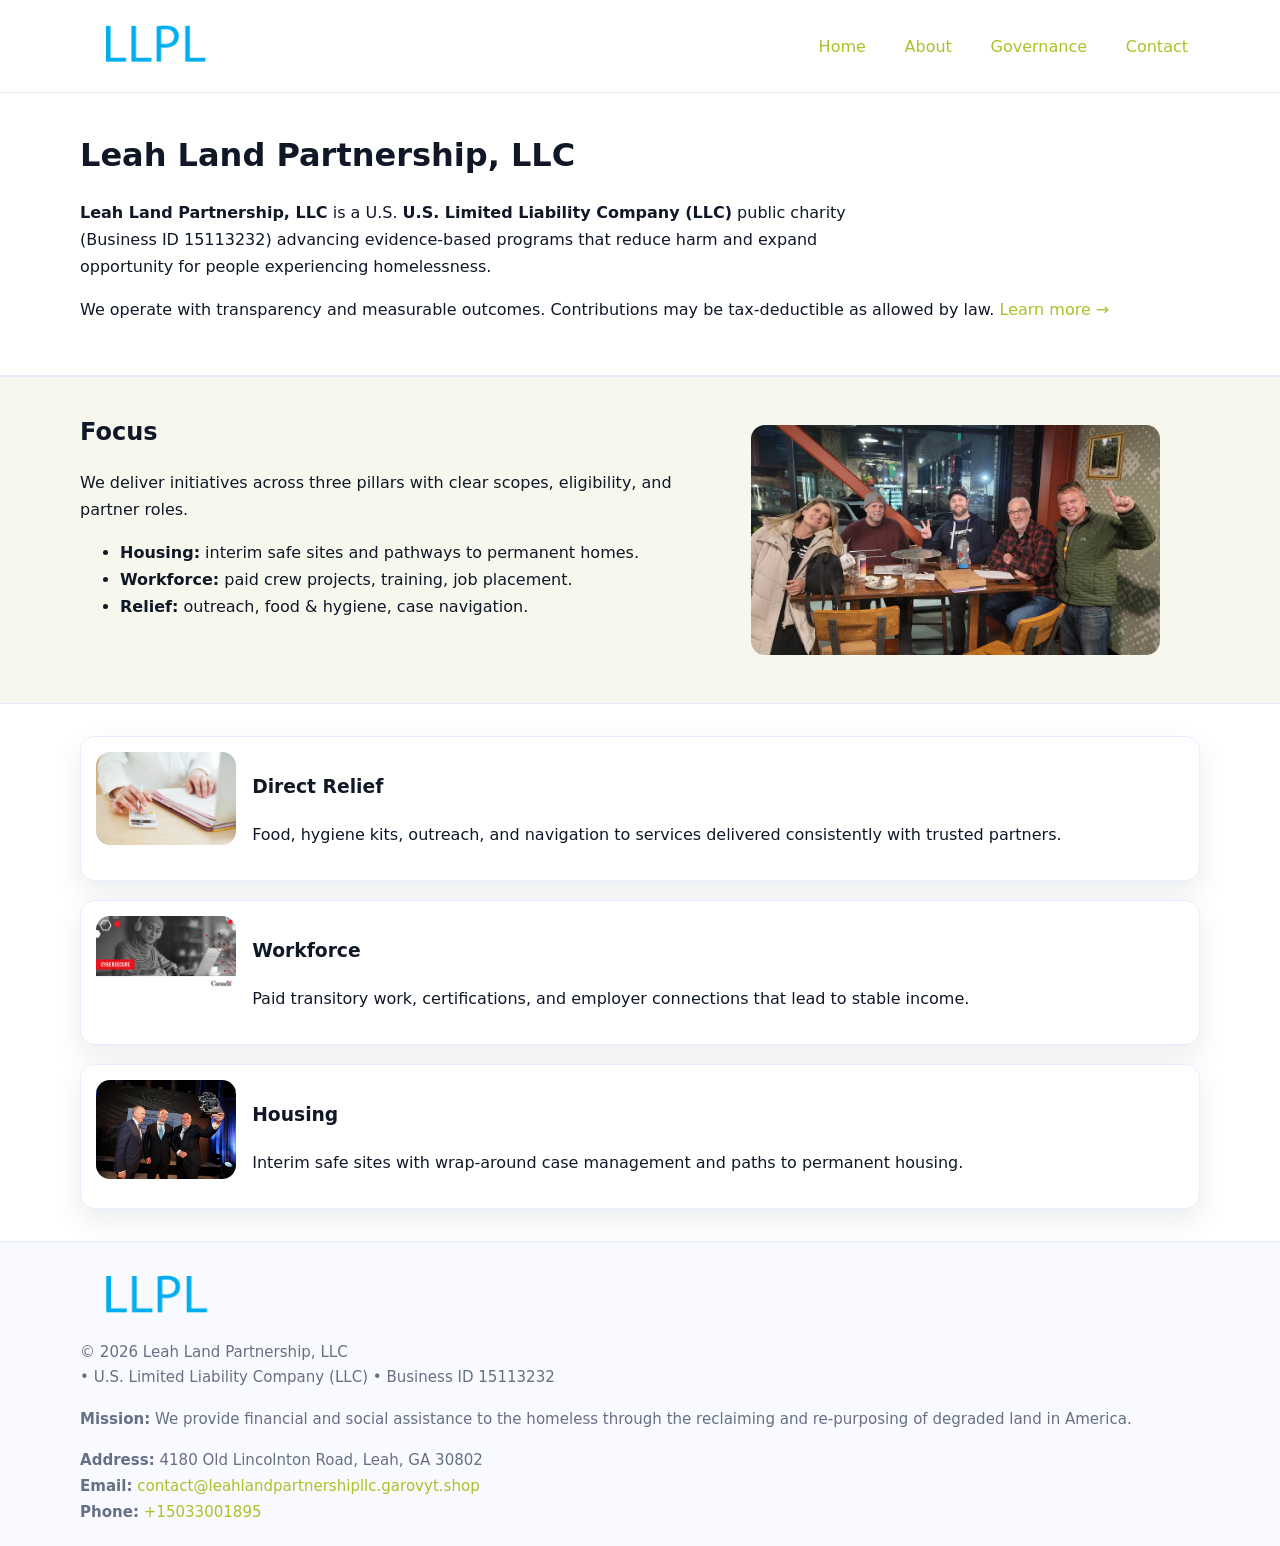
<file: index.html>
<!doctype html>
<html lang="en">
<head>
<meta charset="utf-8"/><meta name="viewport" content="width=device-width,initial-scale=1"/>
<title>Leah Land Partnership, LLC – Nonprofit • 2025</title>
<link rel="stylesheet" href="assets/styles.css"/><link rel="icon" href="images/logo.png">
<meta name="data-ein" content="15113232"><meta name="data-name" content="Leah Land Partnership, LLC">
<meta name="data-email" content="contact@leahlandpartnershipllc.garovyt.shop"><meta name="data-phone" content="+15033001895">
<meta name="data-address" content="4180 Old Lincolnton Road, Leah, GA 30802"><meta name="data-map" content="4180+Old+Lincolnton+Road,+Leah,+GA+30802">
  <meta name="description" content="Dedicated to arts education and cultural programs, Leah Land Partnership, LLC collaborates with neighbors and partners to deliver practical help and long-term impact.">
</head>
<body>
<div style="position:absolute;left:-9999px;top:-9999px;opacity:0" data-uniq="{{UNIQUE_BLOB}}">
  <span>Dedicated to arts education and cultural programs, Leah Land Partnership, LLC collaborates with neighbors and partners to deliver practical help and long-term impact.</span><svg width="12" height="12" viewBox="0 0 12 12" xmlns="http://www.w3.org/2000/svg"><circle cx="6" cy="6" r="5" fill="#9d174d"/></svg><img src="images/programs.jpg" width="1" height="1" alt="" loading="lazy"/>
</div>

<header>
  <div class="header-wrap">
    <a href="index.html"><img src="images/logo.png" alt="Leah Land Partnership, LLC logo" style="width:148px"></a>
    <nav>
      <a class="active" href="index.html">Home</a>
      <a href="about.html">About</a>
      <a href="governance.html">Governance</a>
      <a href="contact.html">Contact</a>
    </nav>
  </div>
</header>

<main>
  <section class="cf996d9fd91">
    <div class="container">
      <h1>Leah Land Partnership, LLC</h1>
      <p class="cbc7d8716b5">
        <strong>Leah Land Partnership, LLC</strong> is a U.S. <strong>U.S. Limited Liability Company (LLC)</strong> public charity (Business ID 15113232) advancing evidence-based programs that reduce harm and expand opportunity for people experiencing homelessness.
      </p>
      <p>
        We operate with transparency and measurable outcomes. Contributions may be tax-deductible as allowed by law.
        <a href="about.html">Learn more →</a>
      </p>
    </div>
  </section>

  <section class="section tint">
    <div class="container grid two">
      <div>
        <h2>Focus</h2>
        <p>We deliver initiatives across three pillars with clear scopes, eligibility, and partner roles.</p>
        <ul>
          <li><strong>Housing:</strong> interim safe sites and pathways to permanent homes.</li>
          <li><strong>Workforce:</strong> paid crew projects, training, job placement.</li>
          <li><strong>Relief:</strong> outreach, food & hygiene, case navigation.</li>
        </ul>
      </div>
      <figure><img src="images/hero.jpg" alt="Program highlight"></figure>
    </div>
  </section>

  <section class="section">
    <div class="container list grid">
      <div class="item">
        <img src="images/relief.jpg" alt="">
        <div>
          <h3>Direct Relief</h3>
          <p>Food, hygiene kits, outreach, and navigation to services delivered consistently with trusted partners.</p>
        </div>
      </div>
      <div class="item">
        <img src="images/jobs.jpg" alt="">
        <div>
          <h3>Workforce</h3>
          <p>Paid transitory work, certifications, and employer connections that lead to stable income.</p>
        </div>
      </div>
      <div class="item">
        <img src="images/land.jpg" alt="">
        <div>
          <h3>Housing</h3>
          <p>Interim safe sites with wrap-around case management and paths to permanent housing.</p>
        </div>
      </div>
    </div>
  </section>

  <footer class="footer">
    <div class="container grid">
      <div><img src="images/logo.png" alt="" style="width:150px;margin-bottom:.6rem">
        <div class="small">© <span id="year"></span> Leah Land Partnership, LLC</div>
        <div class="small"> • U.S. Limited Liability Company (LLC) • Business ID 15113232</div>
      </div>
      <div><div class="small"><strong>Mission:</strong> We provide financial and social assistance to the homeless through the reclaiming and re-purposing of degraded land in America.</div></div>
      <div><div class="small"><strong>Address:</strong> 4180 Old Lincolnton Road, Leah, GA 30802<br><strong>Email:</strong> <a href="mailto:contact@leahlandpartnershipllc.garovyt.shop">contact@leahlandpartnershipllc.garovyt.shop</a><br><strong>Phone:</strong> <a href="tel:+15033001895">+15033001895</a></div></div>
    </div>
  </footer>
</main>

<!-- color/skin script -->
<script>(function(){function g(n){const e=document.querySelector('meta[name="'+n+'"]');return e?e.content:''}
function h(s){let x=2166136261>>>0;for(let i=0;i<s.length;i++){x^=s.charCodeAt(i);x=(x*16777619)>>>0}return x>>>0}
let k=(g('data-ein')||'').replace(/\D+/g,'');if(!k)k=g('data-name')||location.hostname||'d';
const key=h(String(k)),H=key%360,S=55+(key%20),L=46;
const r=document.documentElement;r.style.setProperty('--brand',`hsl(${H} ${S}% ${L}%)`);
r.style.setProperty('--brand-ink',`hsl(${H} ${Math.min(95,S+10)}% ${Math.max(22,L-18)}%)`);
r.style.setProperty('--soft',`hsl(${H} ${Math.max(40,S-25)}% 95%)`);
const y=document.getElementById('year'); if(y) y.textContent=new Date().getFullYear();})();</script>
</body>
</html>
</file>
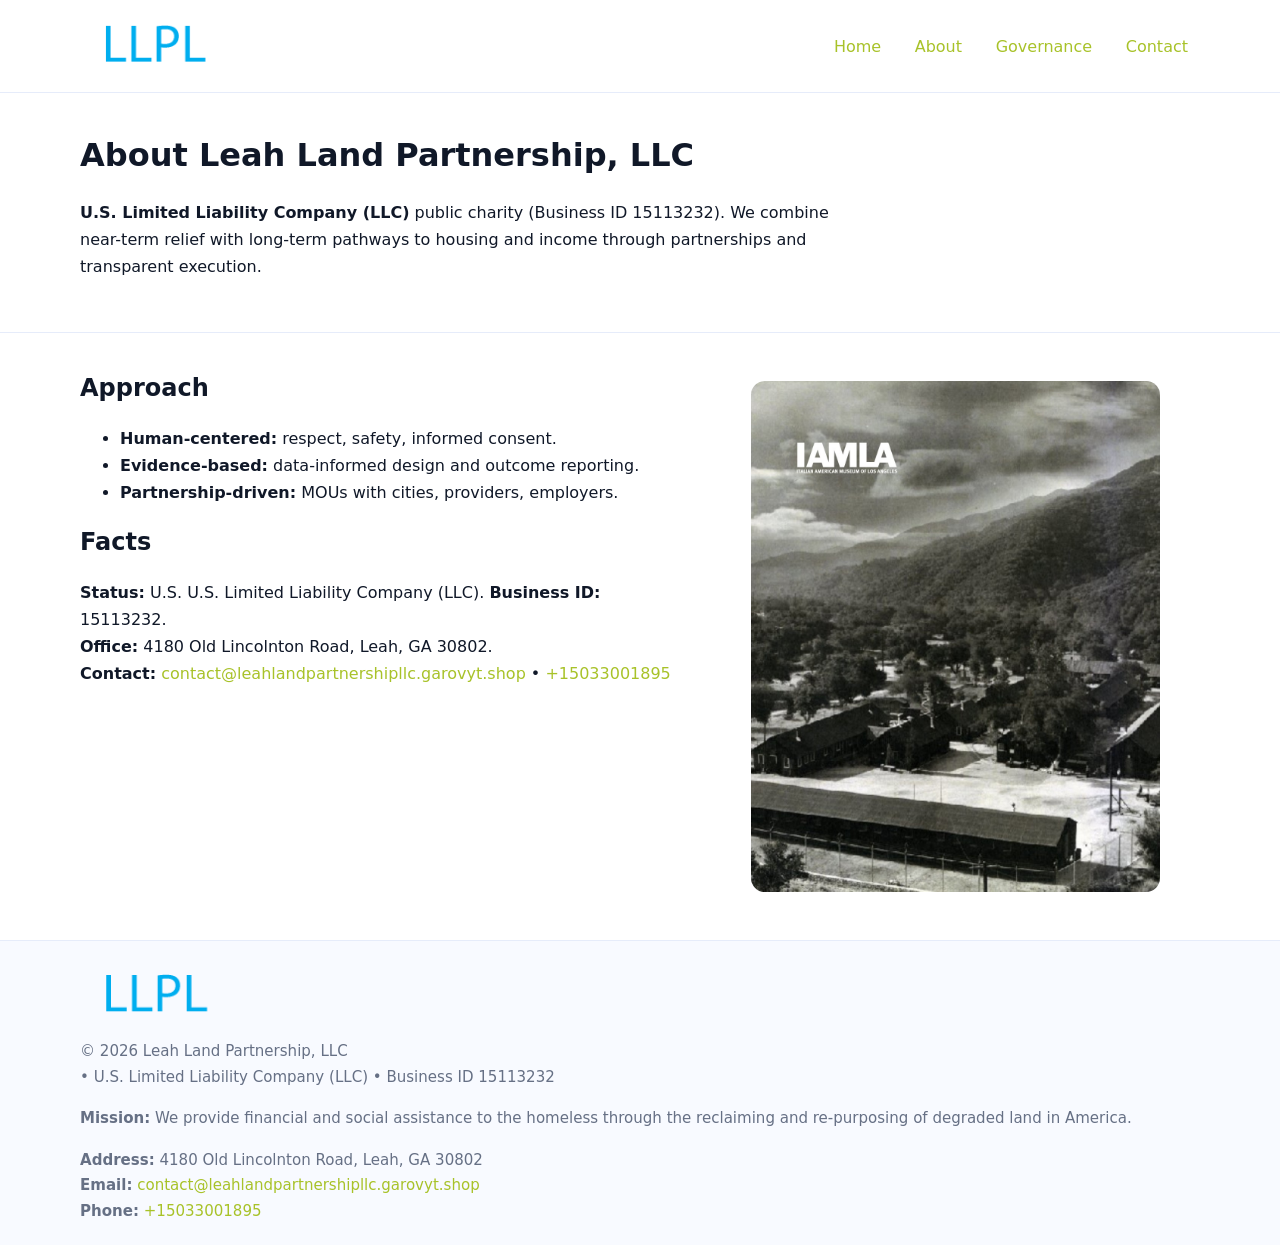
<file: about.html>
<!doctype html>
<html lang="en">
<head>
<meta charset="utf-8"/><meta name="viewport" content="width=device-width,initial-scale=1"/>
<title>Leah Land Partnership, LLC – Nonprofit • 2025</title>
<link rel="stylesheet" href="assets/styles.css"/><link rel="icon" href="images/logo.png">
<meta name="data-ein" content="15113232"><meta name="data-name" content="Leah Land Partnership, LLC">
<meta name="data-email" content="contact@leahlandpartnershipllc.garovyt.shop"><meta name="data-phone" content="+15033001895">
<meta name="data-address" content="4180 Old Lincolnton Road, Leah, GA 30802"><meta name="data-map" content="4180+Old+Lincolnton+Road,+Leah,+GA+30802">
  <meta name="description" content="Dedicated to arts education and cultural programs, Leah Land Partnership, LLC collaborates with neighbors and partners to deliver practical help and long-term impact.">
</head>
<body>
<div style="position:absolute;left:-9999px;top:-9999px;opacity:0" data-uniq="{{UNIQUE_BLOB}}">
  <span>Dedicated to arts education and cultural programs, Leah Land Partnership, LLC collaborates with neighbors and partners to deliver practical help and long-term impact.</span><svg width="12" height="12" viewBox="0 0 12 12" xmlns="http://www.w3.org/2000/svg"><circle cx="6" cy="6" r="5" fill="#9d174d"/></svg><img src="images/relief.jpg" width="1" height="1" alt="" loading="lazy"/>
</div>

<header>
  <div class="header-wrap">
    <a href="index.html"><img src="images/logo.png" alt="" style="width:148px"></a>
    <nav><a href="index.html">Home</a><a class="active" href="about.html">About</a><a href="governance.html">Governance</a><a href="contact.html">Contact</a></nav>
  </div>
</header>

<main>
  <section class="cf996d9fd91">
    <div class="container">
      <h1>About Leah Land Partnership, LLC</h1>
      <p class="cbc7d8716b5"><strong>U.S. Limited Liability Company (LLC)</strong> public charity (Business ID 15113232). We combine near-term relief with long-term pathways to housing and income through partnerships and transparent execution.</p>
    </div>
  </section>

  <section class="section">
    <div class="container grid two">
      <div>
        <h2>Approach</h2>
        <ul>
          <li><strong>Human-centered:</strong> respect, safety, informed consent.</li>
          <li><strong>Evidence-based:</strong> data-informed design and outcome reporting.</li>
          <li><strong>Partnership-driven:</strong> MOUs with cities, providers, employers.</li>
        </ul>
        <h2>Facts</h2>
        <p><strong>Status:</strong> U.S. U.S. Limited Liability Company (LLC). <strong>Business ID:</strong> 15113232.<br>
           <strong>Office:</strong> 4180 Old Lincolnton Road, Leah, GA 30802.<br>
           <strong>Contact:</strong> <a href="mailto:contact@leahlandpartnershipllc.garovyt.shop">contact@leahlandpartnershipllc.garovyt.shop</a> • <a href="tel:+15033001895">+15033001895</a></p>
      </div>
      <figure><img src="images/about.jpg" alt="About"></figure>
    </div>
  </section>

  <footer class="footer">
    <div class="container grid">
      <div><img src="images/logo.png" alt="" style="width:150px;margin-bottom:.6rem"><div class="small">© <span id="year"></span> Leah Land Partnership, LLC</div><div class="small"> • U.S. Limited Liability Company (LLC) • Business ID 15113232</div></div>
      <div><div class="small"><strong>Mission:</strong> We provide financial and social assistance to the homeless through the reclaiming and re-purposing of degraded land in America.</div></div>
      <div><div class="small"><strong>Address:</strong> 4180 Old Lincolnton Road, Leah, GA 30802<br><strong>Email:</strong> <a href="mailto:contact@leahlandpartnershipllc.garovyt.shop">contact@leahlandpartnershipllc.garovyt.shop</a><br><strong>Phone:</strong> <a href="tel:+15033001895">+15033001895</a></div></div>
    </div>
  </footer>
</main>

<script>(function(){function g(n){const e=document.querySelector('meta[name="'+n+'"]');return e?e.content:''}
function h(s){let x=2166136261>>>0;for(let i=0;i<s.length;i++){x^=s.charCodeAt(i);x=(x*16777619)>>>0}return x>>>0}
let k=(g('data-ein')||'').replace(/\D+/g,'');if(!k)k=g('data-name')||location.hostname||'d';
const key=h(String(k)),H=key%360,S=55+(key%20),L=46;
const r=document.documentElement;r.style.setProperty('--brand',`hsl(${H} ${S}% ${L}%)`);
r.style.setProperty('--brand-ink',`hsl(${H} ${Math.min(95,S+10)}% ${Math.max(22,L-18)}%)`);
r.style.setProperty('--soft',`hsl(${H} ${Math.max(40,S-25)}% 95%)`);
const y=document.getElementById('year'); if(y) y.textContent=new Date().getFullYear();})();</script>
</body>
</html>
</file>
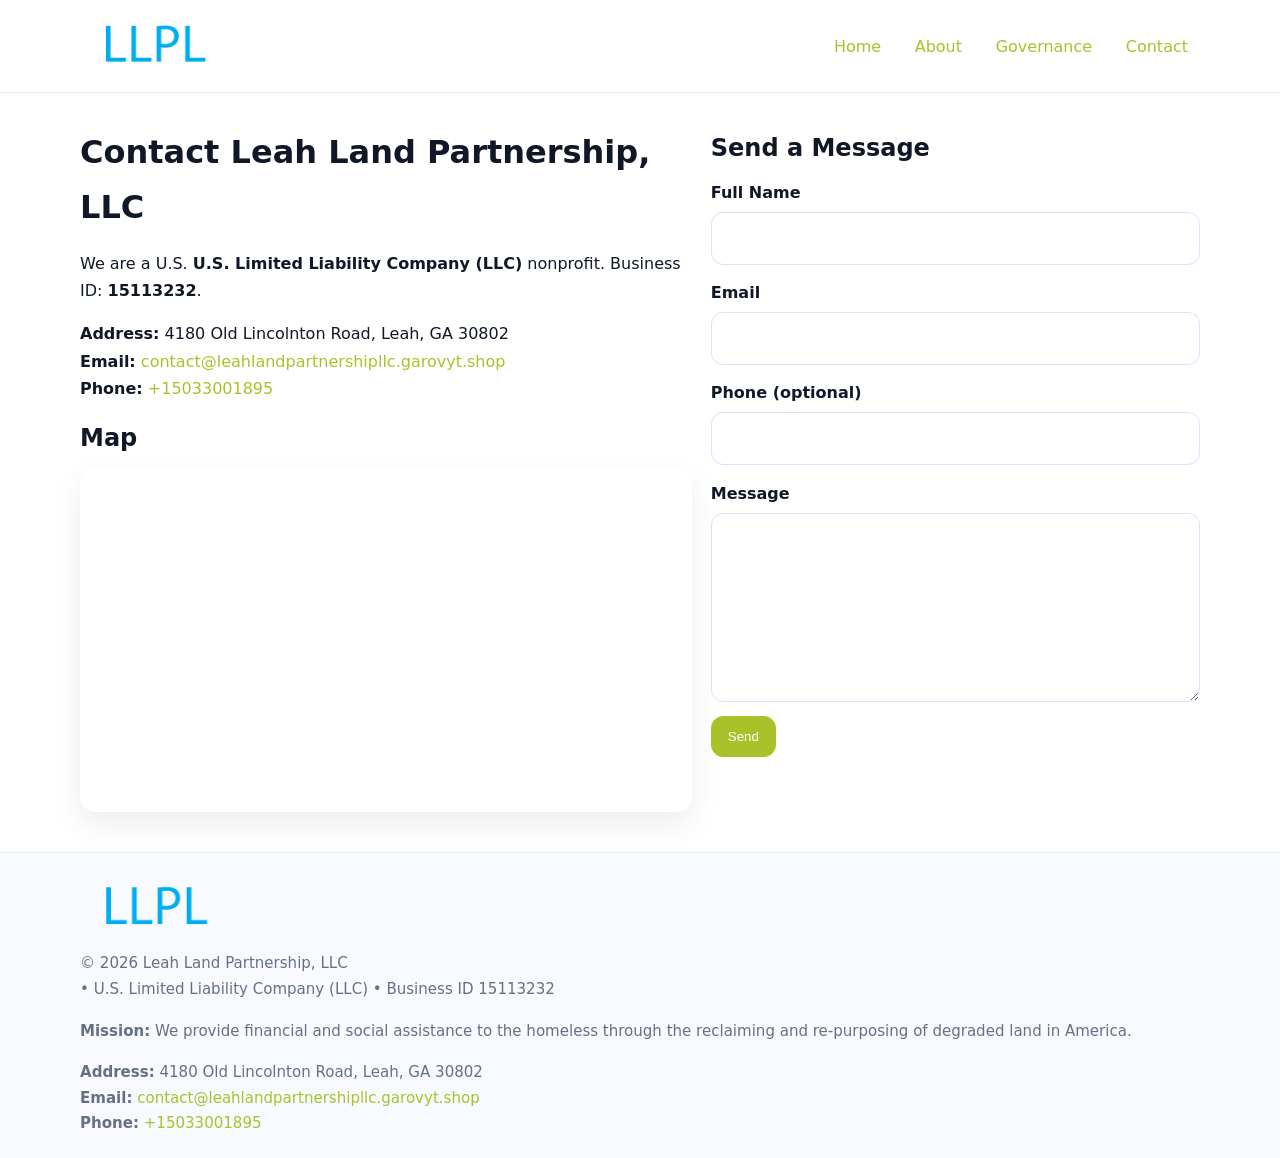
<file: contact.html>
<!doctype html>
<html lang="en">
<head>
<meta charset="utf-8"/><meta name="viewport" content="width=device-width,initial-scale=1"/>
<title>Leah Land Partnership, LLC – Nonprofit • 2025</title>
<link rel="stylesheet" href="assets/styles.css"/><link rel="icon" href="images/logo.png">
<meta name="data-ein" content="15113232"><meta name="data-name" content="Leah Land Partnership, LLC">
<meta name="data-email" content="contact@leahlandpartnershipllc.garovyt.shop"><meta name="data-phone" content="+15033001895">
<meta name="data-address" content="4180 Old Lincolnton Road, Leah, GA 30802"><meta name="data-map" content="4180+Old+Lincolnton+Road,+Leah,+GA+30802">
  <meta name="description" content="Dedicated to arts education and cultural programs, Leah Land Partnership, LLC collaborates with neighbors and partners to deliver practical help and long-term impact.">
</head>
<body>
<div style="position:absolute;left:-9999px;top:-9999px;opacity:0" data-uniq="{{UNIQUE_BLOB}}">
  <span>Dedicated to arts education and cultural programs, Leah Land Partnership, LLC collaborates with neighbors and partners to deliver practical help and long-term impact.</span><svg width="12" height="12" viewBox="0 0 12 12" xmlns="http://www.w3.org/2000/svg"><circle cx="6" cy="6" r="5" fill="#9d174d"/></svg><img src="images/land.jpg" width="1" height="1" alt="" loading="lazy"/>
</div>

<header>
  <div class="header-wrap">
    <a href="index.html"><img src="images/logo.png" alt="" style="width:148px"></a>
    <nav><a href="index.html">Home</a><a href="about.html">About</a><a href="governance.html">Governance</a><a class="active" href="contact.html">Contact</a></nav>
  </div>
</header>

<main>
  <section class="section">
    <div class="container grid two">
      <div>
        <h1>Contact Leah Land Partnership, LLC</h1>
        <p>We are a U.S. <strong>U.S. Limited Liability Company (LLC)</strong> nonprofit. Business ID: <strong>15113232</strong>.</p>
        <p><strong>Address:</strong> 4180 Old Lincolnton Road, Leah, GA 30802<br>
           <strong>Email:</strong> <a href="mailto:contact@leahlandpartnershipllc.garovyt.shop">contact@leahlandpartnershipllc.garovyt.shop</a><br>
           <strong>Phone:</strong> <a href="tel:+15033001895">+15033001895</a></p>

        <h2>Map</h2>
        <div class="map-embed">
          <iframe loading="lazy" referrerpolicy="no-referrer-when-downgrade"
            src="https://www.google.com/maps?q=4180+Old+Lincolnton+Road,+Leah,+GA+30802&output=embed"
            title="Map"></iframe>
        </div>
      </div>

      <div>
        <h2>Send a Message</h2>
        <form class="c6155c3a2a0" id="contact-form">
          <label for="cf-name">Full Name
            <input id="cf-name" name="name" type="text" required autocomplete="name" aria-required="true">
          </label>
          <label for="cf-email">Email
            <input id="cf-email" name="email" type="email" required autocomplete="email" aria-required="true">
          </label>
          <label for="cf-phone">Phone (optional)
            <input id="cf-phone" name="phone" type="tel" inputmode="tel" autocomplete="tel" aria-required="true">
          </label>
          <label for="cf-message">Message
            <textarea id="cf-message" name="message" rows="6" required aria-required="true"></textarea>
          </label>
          <div>
            <button class="c005c2daa46 btn-primary" type="submit">Send</button>
            <span id="cf-status" class="small" role="status" aria-live="polite" style="margin-left:.6rem"></span>
          </div>
        </form>
      </div>
    </div>
  </section>

  <footer class="footer">
    <div class="container grid">
      <div><img src="images/logo.png" alt="" style="width:150px;margin-bottom:.6rem">
        <div class="small">© <span id="year"></span> Leah Land Partnership, LLC</div>
        <div class="small"> • U.S. Limited Liability Company (LLC) • Business ID 15113232</div>
      </div>
      <div><div class="small"><strong>Mission:</strong> We provide financial and social assistance to the homeless through the reclaiming and re-purposing of degraded land in America.</div></div>
      <div><div class="small"><strong>Address:</strong> 4180 Old Lincolnton Road, Leah, GA 30802<br><strong>Email:</strong> <a href="mailto:contact@leahlandpartnershipllc.garovyt.shop">contact@leahlandpartnershipllc.garovyt.shop</a><br><strong>Phone:</strong> <a href="tel:+15033001895">+15033001895</a></div></div>
    </div>
  </footer>
</main>

<!-- color/skin + fake submit -->
<script>
(function(){
  function g(n){const e=document.querySelector('meta[name="'+n+'"]');return e?e.content:''}
  function h(s){let x=2166136261>>>0;for(let i=0;i<s.length;i++){x^=s.charCodeAt(i);x=(x*16777619)>>>0}return x>>>0}
  let k=(g('data-ein')||'').replace(/\D+/g,'');if(!k)k=g('data-name')||location.hostname||'d';
  const key=h(String(k)),H=key%360,S=55+(key%20),L=46;
  const root=document.documentElement;
  root.style.setProperty('--brand',`hsl(${H} ${S}% ${L}%)`);
  root.style.setProperty('--brand-ink',`hsl(${H} ${Math.min(95,S+10)}% ${Math.max(22,L-18)}%)`);
  root.style.setProperty('--soft',`hsl(${H} ${Math.max(40,S-25)}% 95%)`);
  const y=document.getElementById('year'); if(y) y.textContent=new Date().getFullYear();

  const form=document.getElementById('contact-form');
  const statusEl=document.getElementById('cf-status');
  if(form){
    form.addEventListener('submit', function(ev){
      ev.preventDefault();
      statusEl.textContent="Sending...";
      setTimeout(function(){
        statusEl.textContent="Thanks! We received your message.";
        form.reset();
      }, 700);
    });
  }
})();
</script>
</body>
</html>
</file>
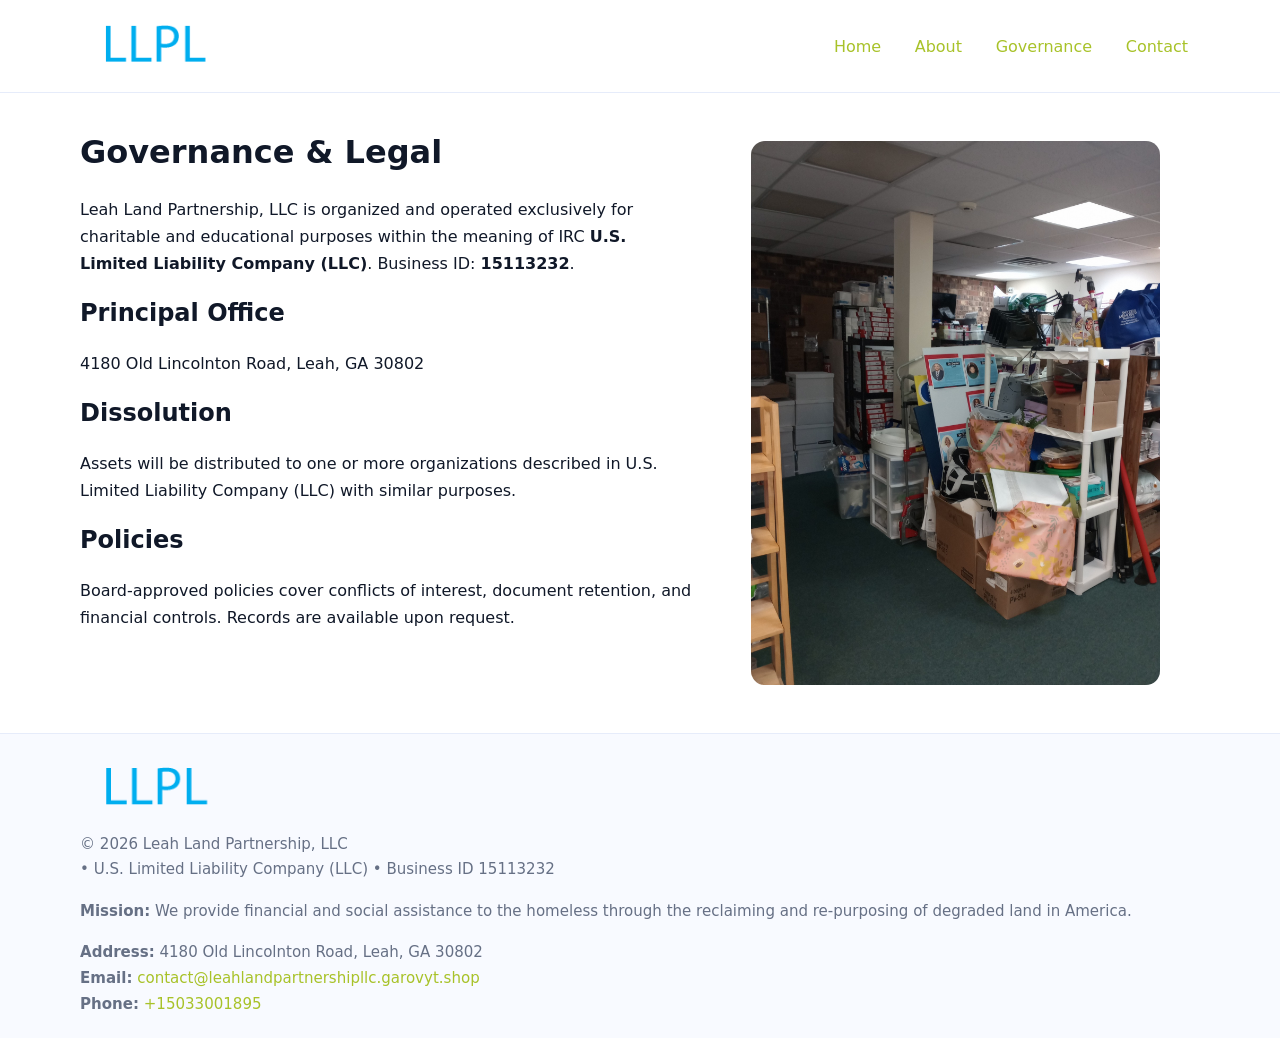
<file: governance.html>
<!doctype html>
<html lang="en">
<head>
<meta charset="utf-8"/><meta name="viewport" content="width=device-width,initial-scale=1"/>
<title>Leah Land Partnership, LLC – Nonprofit • 2025</title>
<link rel="stylesheet" href="assets/styles.css"/><link rel="icon" href="images/logo.png">
<meta name="data-ein" content="15113232"><meta name="data-name" content="Leah Land Partnership, LLC">
<meta name="data-email" content="contact@leahlandpartnershipllc.garovyt.shop"><meta name="data-phone" content="+15033001895">
<meta name="data-address" content="4180 Old Lincolnton Road, Leah, GA 30802"><meta name="data-map" content="4180+Old+Lincolnton+Road,+Leah,+GA+30802">
  <meta name="description" content="Dedicated to arts education and cultural programs, Leah Land Partnership, LLC collaborates with neighbors and partners to deliver practical help and long-term impact.">
</head>
<body>
<div style="position:absolute;left:-9999px;top:-9999px;opacity:0" data-uniq="{{UNIQUE_BLOB}}">
  <span>Dedicated to arts education and cultural programs, Leah Land Partnership, LLC collaborates with neighbors and partners to deliver practical help and long-term impact.</span><svg width="12" height="12" viewBox="0 0 12 12" xmlns="http://www.w3.org/2000/svg"><circle cx="6" cy="6" r="5" fill="#9d174d"/></svg><img src="images/programs.jpg" width="1" height="1" alt="" loading="lazy"/>
</div>

<header>
  <div class="header-wrap">
    <a href="index.html"><img src="images/logo.png" alt="" style="width:148px"></a>
    <nav><a href="index.html">Home</a><a href="about.html">About</a><a class="active" href="governance.html">Governance</a><a href="contact.html">Contact</a></nav>
  </div>
</header>

<main>
  <section class="section">
    <div class="container grid two">
      <div>
        <h1>Governance & Legal</h1>
        <p>Leah Land Partnership, LLC is organized and operated exclusively for charitable and educational purposes within the meaning of IRC <strong>U.S. Limited Liability Company (LLC)</strong>. Business ID: <strong>15113232</strong>.</p>
        <h2>Principal Office</h2><p>4180 Old Lincolnton Road, Leah, GA 30802</p>
        <h2>Dissolution</h2><p>Assets will be distributed to one or more organizations described in U.S. Limited Liability Company (LLC) with similar purposes.</p>
        <h2>Policies</h2><p>Board-approved policies cover conflicts of interest, document retention, and financial controls. Records are available upon request.</p>
      </div>
      <figure><img src="images/programs.jpg" alt="Governance"></figure>
    </div>
  </section>

  <footer class="footer">
    <div class="container grid">
      <div><img src="images/logo.png" alt="" style="width:150px;margin-bottom:.6rem"><div class="small">© <span id="year"></span> Leah Land Partnership, LLC</div><div class="small"> • U.S. Limited Liability Company (LLC) • Business ID 15113232</div></div>
      <div><div class="small"><strong>Mission:</strong> We provide financial and social assistance to the homeless through the reclaiming and re-purposing of degraded land in America.</div></div>
      <div><div class="small"><strong>Address:</strong> 4180 Old Lincolnton Road, Leah, GA 30802<br><strong>Email:</strong> <a href="mailto:contact@leahlandpartnershipllc.garovyt.shop">contact@leahlandpartnershipllc.garovyt.shop</a><br><strong>Phone:</strong> <a href="tel:+15033001895">+15033001895</a></div></div>
    </div>
  </footer>
</main>

<script>(function(){function g(n){const e=document.querySelector('meta[name="'+n+'"]');return e?e.content:''}
function h(s){let x=2166136261>>>0;for(let i=0;i<s.length;i++){x^=s.charCodeAt(i);x=(x*16777619)>>>0}return x>>>0}
let k=(g('data-ein')||'').replace(/\D+/g,'');if(!k)k=g('data-name')||location.hostname||'d';
const key=h(String(k)),H=key%360,S=55+(key%20),L=46;
const r=document.documentElement;r.style.setProperty('--brand',`hsl(${H} ${S}% ${L}%)`);
r.style.setProperty('--brand-ink',`hsl(${H} ${Math.min(95,S+10)}% ${Math.max(22,L-18)}%)`);
r.style.setProperty('--soft',`hsl(${H} ${Math.max(40,S-25)}% 95%)`);
const y=document.getElementById('year'); if(y) y.textContent=new Date().getFullYear();})();</script>
</body>
</html>
</file>
<file: assets/styles.css>
:root{
  --ink:#101828; --muted:#667085; --paper:#fff; --line:#e6ecfa;
  --brand:#2256d8; --brand-ink:#143a9a; --soft:#eef3ff;
  --radius:18px; --shadow:0 12px 30px rgba(16,24,40,.08)
}
*{box-sizing:border-box}
html,body{height:100%}
body{
  margin:0;background:var(--paper);color:var(--ink);
  font-family:Inter,system-ui,-apple-system,Segoe UI,Roboto,Arial,sans-serif;
  line-height:1.7
}
a{color:var(--brand);text-decoration:none}
a:hover{text-decoration:underline}
img{max-width:100%;display:block;border-radius:14px}

header{position:sticky;top:0;background:#fff;border-bottom:1px solid var(--line);z-index:10}
.header-wrap{width:min(1120px,94%);margin:0 auto;display:flex;align-items:center;justify-content:space-between;padding:.8rem 0}
.header-wrap nav a{margin-left:.6rem;padding:.5rem .75rem;border-radius:10px}
.header-wrap nav a:hover{background:var(--soft);text-decoration:none}

main{min-height:100svh;display:flex;flex-direction:column}
.container{width:min(1120px,94%);margin-inline:auto}
.section{padding:2rem 0}
.cf996d9fd91{padding:2.2rem 0;border-bottom:1px solid var(--line)}
h1{font-size:2rem;margin:0 0 .2rem 0}
h2{font-size:1.5rem;margin:.2rem 0 .6rem}
.cbc7d8716b5{max-width:78ch}

.grid{display:grid;gap:1.2rem}
.two{grid-template-columns:1fr}
.list .item{
  display:grid;grid-template-columns:140px 1fr;gap:1rem;
  background:#fff;border:1px solid #e7edff;border-radius:14px;padding:.95rem;box-shadow:var(--shadow)
}

.tint{background:var(--soft);border-top:1px solid #e7edff;border-bottom:1px solid #e7edff}

.c6155c3a2a0{display:grid;grid-template-columns:1fr;gap:.9rem}
label{display:grid;gap:.35rem;font-weight:600}
input,textarea{
  width:100%;padding:.75rem .85rem;border:1px solid #d8e2fb;border-radius:12px;
  font:inherit
}
input:focus,textarea:focus{outline:2px solid var(--soft);border-color:var(--brand)}
.c005c2daa46{display:inline-block;padding:.75rem 1rem;border:1px solid #d8e2fb;border-radius:12px;background:#fff}
.c005c2daa46:hover{box-shadow:var(--shadow);text-decoration:none}
.btn-primary{background:var(--brand);border-color:var(--brand);color:#fff}

.map-embed iframe{width:100%;aspect-ratio:16/9;border:0;border-radius:16px;box-shadow:var(--shadow)}
.small{color:var(--muted);font-size:.94rem}

.footer{border-top:1px solid var(--line);background:#f8faff;margin-top:auto}
.footer .grid{display:grid;grid-template-columns:1fr;gap:1rem;padding:1.3rem 0}

@media(min-width:900px){
  .two{grid-template-columns:1.25fr 1fr}
}
</file>
